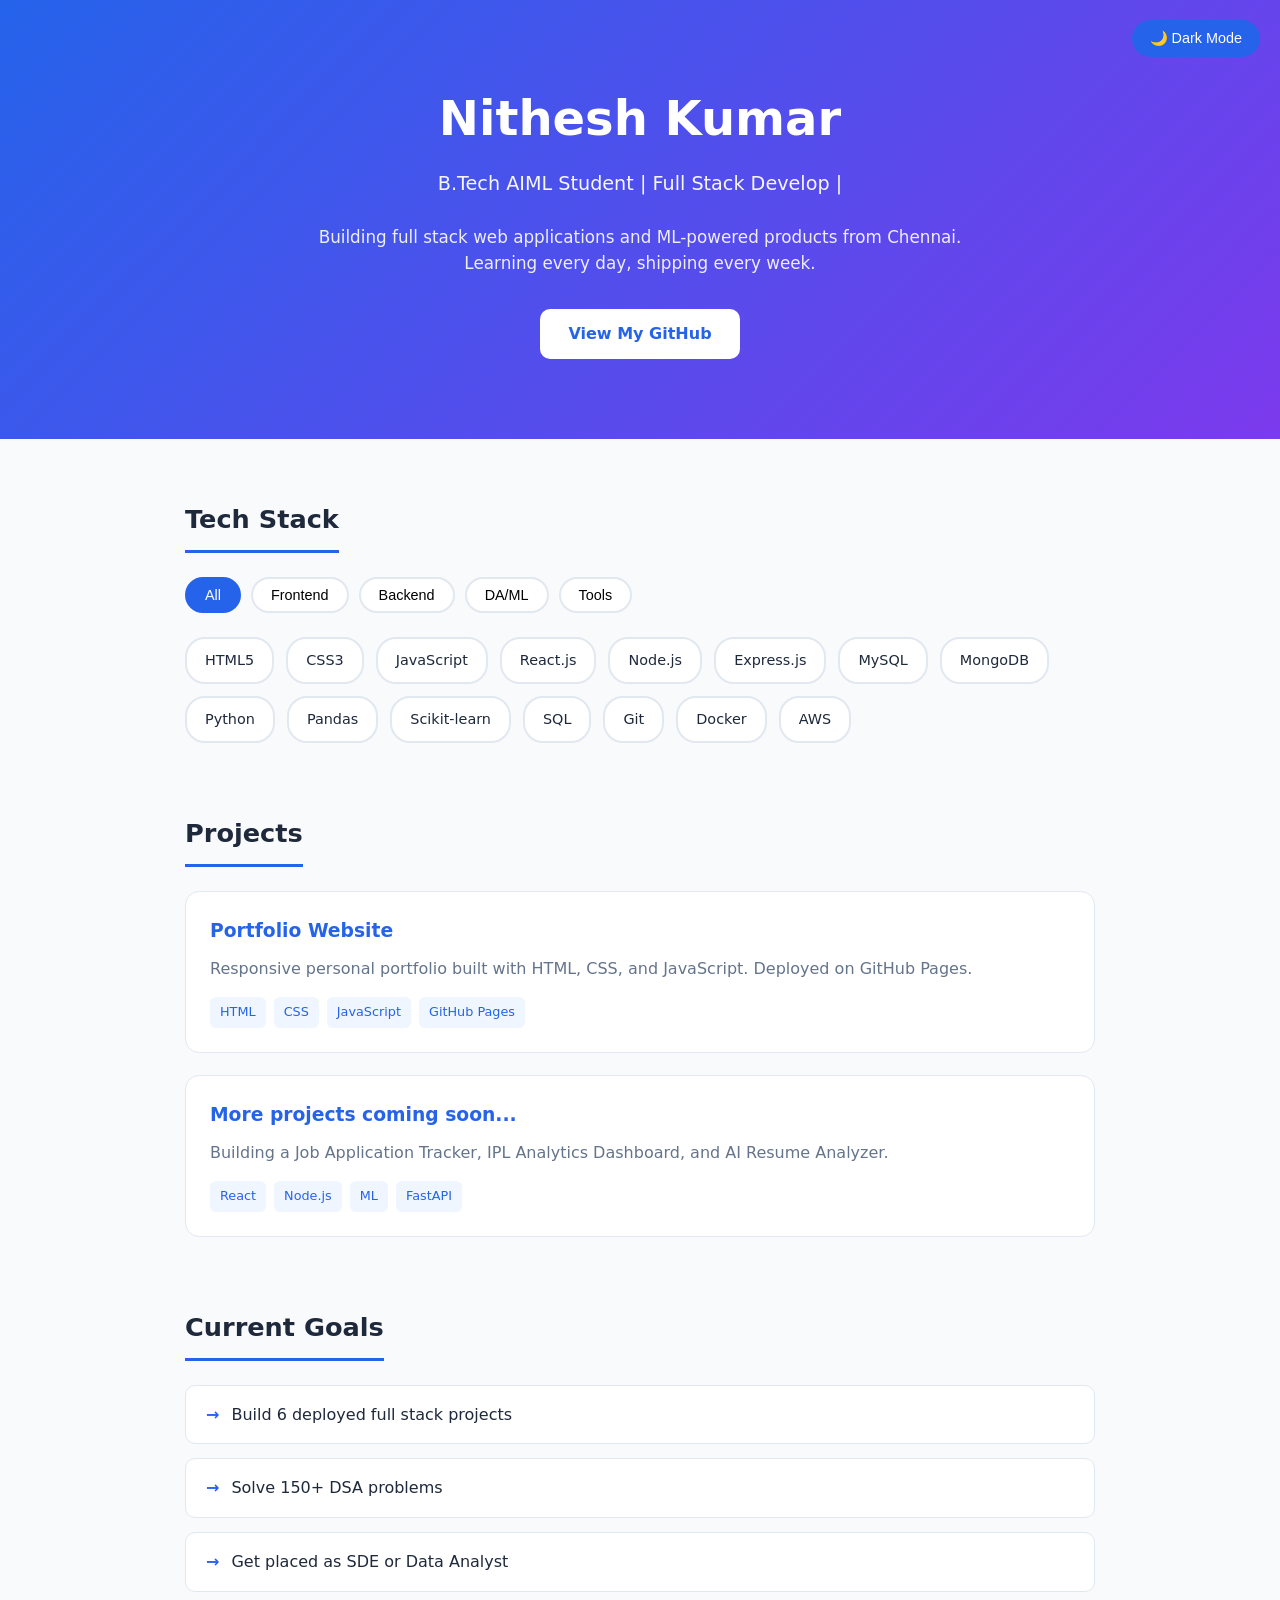
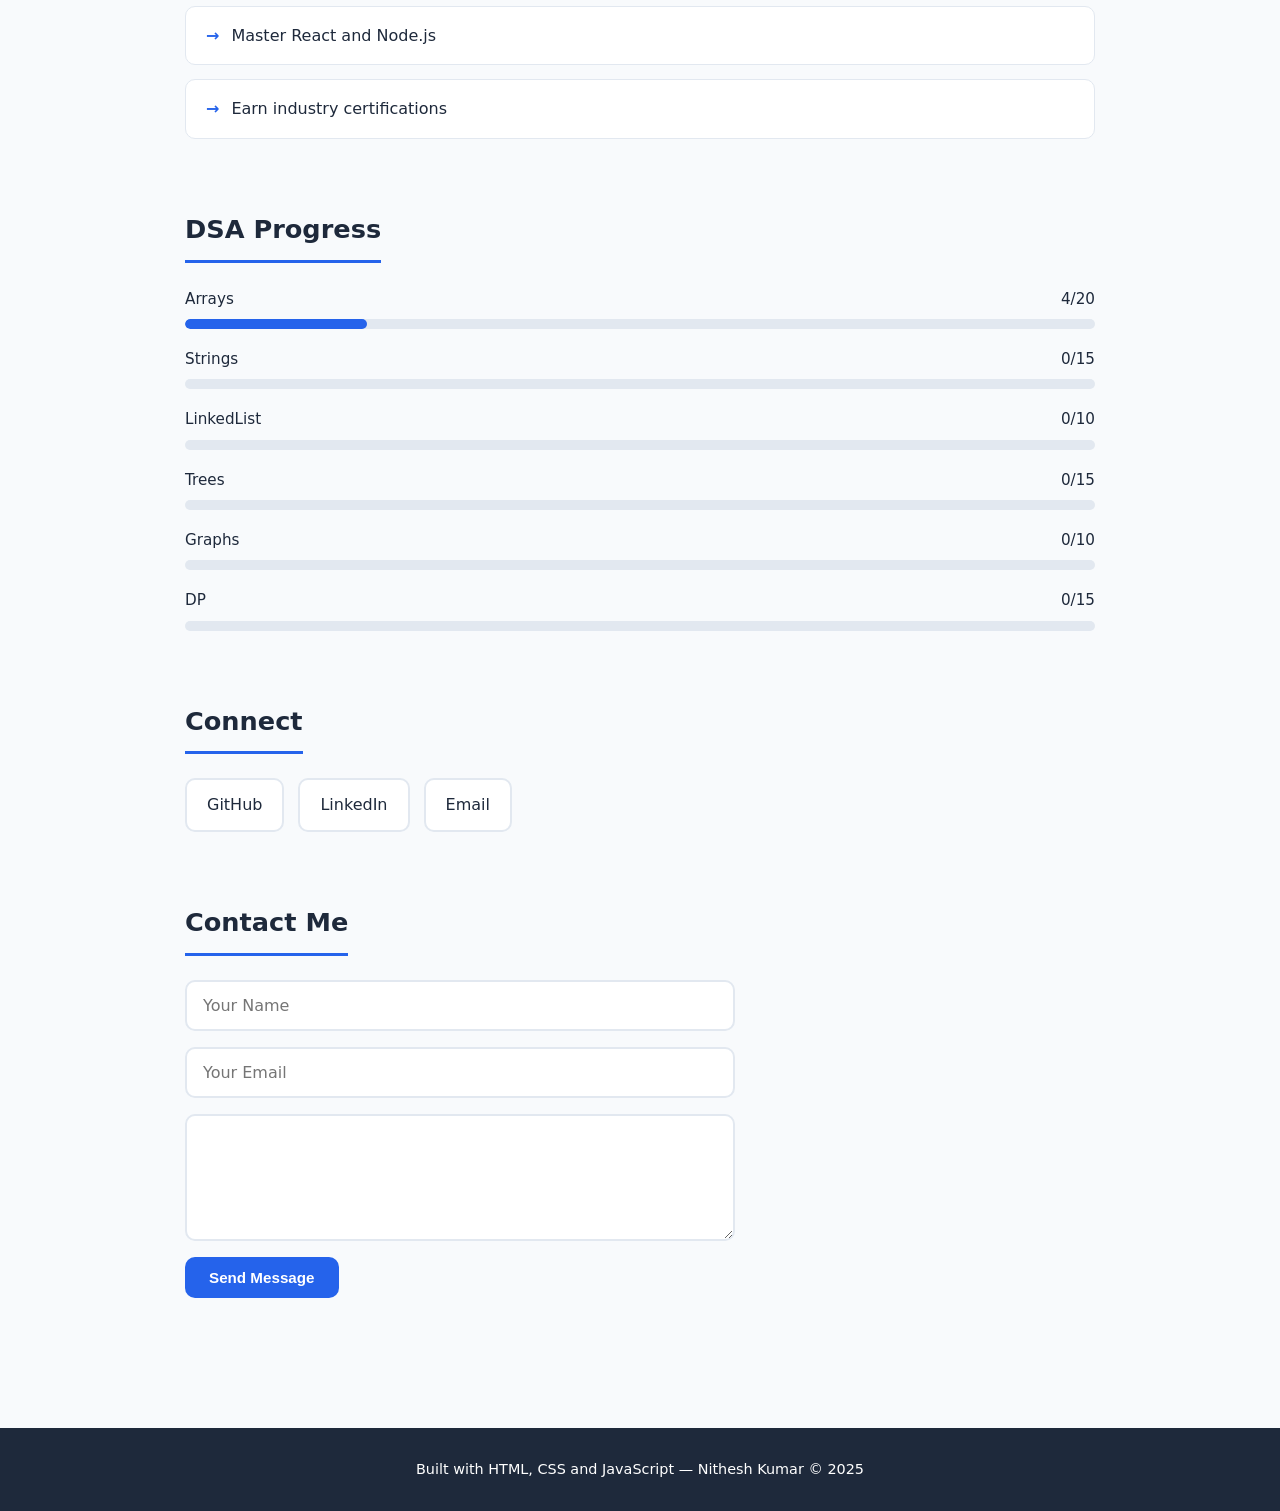
<file: index.html>
<!DOCTYPE html>
<html lang="en">

<head>
    <meta charset="UTF-8" />
    <meta name="viewport" content="width=device-width, initial-scale=1.0" />

    <title>Nithesh Kumar — AIML Developer</title>

    <link rel="stylesheet" href="style.css" />

    <script src="script.js" defer></script>
</head>

<body>

    <!-- DARK MODE BUTTON -->
    <button id="dark-toggle" class="dark-btn">
        🌙 Dark Mode
    </button>

    <!-- HERO -->
    <div class="hero">

        <h1>Nithesh Kumar</h1>

        <h2>
            B.Tech AIML Student |
            <span id="typing-text" class="typing"></span>
            <span class="cursor">|</span>
        </h2>

        <p>
            Building full stack web applications and ML-powered products
            from Chennai. Learning every day, shipping every week.
        </p>

        <a href="https://github.com/NitheshKumar-S" class="btn">
            View My GitHub
        </a>

    </div>

    <!-- MAIN CONTAINER -->
    <div class="container">

        <!-- TECH STACK -->
        <div class="section">

            <h2 class="section-title">Tech Stack</h2>

            <!-- FILTER BUTTONS -->
            <div class="filter-buttons">

                <button class="filter-btn active"
                        data-filter="all">
                    All
                </button>

                <button class="filter-btn"
                        data-filter="frontend">
                    Frontend
                </button>

                <button class="filter-btn"
                        data-filter="backend">
                    Backend
                </button>

                <button class="filter-btn"
                        data-filter="data">
                    DA/ML
                </button>

                <button class="filter-btn"
                        data-filter="tools">
                    Tools
                </button>

            </div>

            <!-- SKILLS -->
            <div id="skills-container"
                 class="skills-grid">
            </div>

        </div>

        <!-- PROJECTS -->
        <div class="section">

            <h2 class="section-title">Projects</h2>

            <div class="projects-grid">

                <div class="project-card">

                    <h3>Portfolio Website</h3>

                    <p>
                        Responsive personal portfolio built
                        with HTML, CSS, and JavaScript.
                        Deployed on GitHub Pages.
                    </p>

                    <div class="project-tags">

                        <span class="tag">HTML</span>
                        <span class="tag">CSS</span>
                        <span class="tag">JavaScript</span>
                        <span class="tag">GitHub Pages</span>

                    </div>

                </div>

                <div class="project-card">

                    <h3>More projects coming soon...</h3>

                    <p>
                        Building a Job Application Tracker,
                        IPL Analytics Dashboard, and
                        AI Resume Analyzer.
                    </p>

                    <div class="project-tags">

                        <span class="tag">React</span>
                        <span class="tag">Node.js</span>
                        <span class="tag">ML</span>
                        <span class="tag">FastAPI</span>

                    </div>

                </div>

            </div>

        </div>

        <!-- GOALS -->
        <div class="section">

            <h2 class="section-title">Current Goals</h2>

            <ul class="goals-list">

                <li>Build 6 deployed full stack projects</li>

                <li>Solve 150+ DSA problems</li>

                <li>Get placed as SDE or Data Analyst</li>

                <li>Master React and Node.js</li>

                <li>Earn industry certifications</li>

            </ul>

        </div>

        <!-- DSA PROGRESS -->
        <div class="section">

            <h2 class="section-title">DSA Progress</h2>

            <div id="progress-container"></div>

        </div>

        <!-- CONTACT -->
        <div class="section">

            <h2 class="section-title">Connect</h2>

            <div class="contact-links">

                <a href="https://github.com/NitheshKumar-S"
                   class="contact-link">
                    GitHub
                </a>

                <a href="https://linkedin.com/in/nithesh-kumar-80517029b"
                   class="contact-link">
                    LinkedIn
                </a>

                <a href="mailto:nitheshkumarnks@gmail.com"
                   class="contact-link">
                    Email
                </a>

            </div>

        </div>

        <!-- CONTACT FORM -->
        <div class="section">

            <h2 class="section-title">Contact Me</h2>

            <form id="contact-form">

                <input type="text"
                       id="name"
                       placeholder="Your Name"
                       required />

                <input type="email"
                       id="email"
                       placeholder="Your Email"
                       required />

                <textarea id="message"
                          rows="5"
                          placeholder="Your message..."
                          required>
                </textarea>

                <button type="submit">
                    Send Message
                </button>

            </form>

        </div>

    </div>

    <!-- FOOTER -->
    <footer>
        <p>
            Built with HTML, CSS and JavaScript —
            Nithesh Kumar © 2025
        </p>
    </footer>

</body>

</html>
</file>
<file: style.css>
/* ========================
   RESET + BASE STYLES
======================== */

* {
    margin: 0;
    padding: 0;
    box-sizing: border-box;
}

:root {

    --primary: #2563eb;
    --primary-dark: #1d4ed8;

    --secondary: #7c3aed;

    --text-dark: #1e293b;
    --text-light: #64748b;

    --bg: #f8fafc;

    --white: #ffffff;

    --border: #e2e8f0;

    --success: #10b981;
}

html {
    scroll-behavior: smooth;
}

body {

    font-family: "Segoe UI", system-ui, sans-serif;

    background: var(--bg);

    color: var(--text-dark);

    line-height: 1.6;

    transition:
        background 0.3s ease,
        color 0.3s ease;
}

/* ========================
   HERO SECTION
======================== */

.hero {

    background:
        linear-gradient(
            135deg,
            var(--primary),
            var(--secondary)
        );

    color: white;

    text-align: center;

    padding: 80px 20px;
}

.hero h1 {

    font-size: 3rem;

    margin-bottom: 12px;

    font-weight: 700;
}

.hero h2 {

    font-size: 1.2rem;

    font-weight: 400;

    margin-bottom: 24px;

    opacity: 0.95;
}

.hero p {

    max-width: 650px;

    margin: 0 auto 32px;

    opacity: 0.9;

    font-size: 1.05rem;
}

.btn {

    display: inline-block;

    padding: 12px 28px;

    background: white;

    color: var(--primary);

    text-decoration: none;

    border-radius: 10px;

    font-weight: 600;

    transition: all 0.3s ease;
}

.btn:hover {

    transform: translateY(-2px);

    box-shadow:
        0 8px 20px rgba(0,0,0,0.15);
}

/* ========================
   MAIN CONTAINER
======================== */

.container {

    max-width: 950px;

    margin: 0 auto;

    padding: 60px 20px;
}

/* ========================
   SECTION STYLES
======================== */

.section {

    margin-bottom: 70px;

    opacity: 0;

    transform: translateY(20px);

    transition:
        opacity 0.5s ease,
        transform 0.5s ease;
}

.section.visible {

    opacity: 1;

    transform: translateY(0);
}

.section-title {

    font-size: 1.6rem;

    margin-bottom: 24px;

    padding-bottom: 10px;

    display: inline-block;

    border-bottom: 3px solid var(--primary);
}

/* ========================
   FILTER BUTTONS
======================== */

.filter-buttons {

    display: flex;

    flex-wrap: wrap;

    gap: 10px;

    margin-bottom: 24px;
}

.filter-btn {

    padding: 8px 18px;

    border-radius: 20px;

    border: 2px solid var(--border);

    background: white;

    cursor: pointer;

    font-size: 0.9rem;

    font-weight: 500;

    transition: all 0.3s ease;
}

.filter-btn:hover,
.filter-btn.active {

    background: var(--primary);

    color: white;

    border-color: var(--primary);
}

/* ========================
   SKILLS GRID
======================== */

.skills-grid {

    display: flex;

    flex-wrap: wrap;

    gap: 12px;
}

.skill-tag {

    background: white;

    border: 2px solid var(--border);

    padding: 10px 18px;

    border-radius: 20px;

    font-size: 0.9rem;

    font-weight: 500;

    transition: all 0.3s ease;
}

.skill-tag:hover {

    transform: translateY(-2px);

    border-color: var(--primary);

    color: var(--primary);
}

/* ========================
   PROJECTS
======================== */

.projects-grid {

    display: flex;

    flex-direction: column;

    gap: 22px;
}

.project-card {

    background: white;

    border: 1px solid var(--border);

    border-radius: 14px;

    padding: 24px;

    transition: all 0.3s ease;
}

.project-card:hover {

    transform: translateY(-3px);

    box-shadow:
        0 10px 25px rgba(0,0,0,0.08);
}

.project-card h3 {

    color: var(--primary);

    margin-bottom: 10px;
}

.project-card p {

    color: var(--text-light);

    margin-bottom: 16px;
}

.project-tags {

    display: flex;

    flex-wrap: wrap;

    gap: 8px;
}

.tag {

    background: #eff6ff;

    color: var(--primary);

    padding: 5px 10px;

    border-radius: 6px;

    font-size: 0.8rem;

    font-weight: 500;
}

/* ========================
   GOALS
======================== */

.goals-list {

    list-style: none;

    display: flex;

    flex-direction: column;

    gap: 14px;
}

.goals-list li {

    background: white;

    border: 1px solid var(--border);

    padding: 16px 20px;

    border-radius: 10px;

    display: flex;

    align-items: center;

    gap: 12px;
}

.goals-list li::before {

    content: "→";

    color: var(--primary);

    font-weight: bold;
}

/* ========================
   CONTACT LINKS
======================== */

.contact-links {

    display: flex;

    flex-wrap: wrap;

    gap: 14px;
}

.contact-link {

    text-decoration: none;

    background: white;

    border: 2px solid var(--border);

    color: var(--text-dark);

    padding: 12px 20px;

    border-radius: 10px;

    font-weight: 500;

    transition: all 0.3s ease;
}

.contact-link:hover {

    border-color: var(--primary);

    color: var(--primary);
}

/* ========================
   PROGRESS BARS
======================== */

.progress-item {

    margin-bottom: 18px;
}

.progress-header {

    display: flex;

    justify-content: space-between;

    margin-bottom: 8px;

    font-size: 0.95rem;

    font-weight: 500;
}

.progress-bar {

    height: 10px;

    background: var(--border);

    border-radius: 20px;

    overflow: hidden;
}

.progress-fill {

    height: 100%;

    background: var(--primary);

    border-radius: 20px;

    transition: width 1s ease;
}

/* ========================
   CONTACT FORM
======================== */

#contact-form {

    display: flex;

    flex-direction: column;

    gap: 16px;

    max-width: 550px;
}

#contact-form input,
#contact-form textarea {

    padding: 14px 16px;

    border-radius: 10px;

    border: 2px solid var(--border);

    font-size: 1rem;

    outline: none;

    transition: border-color 0.3s ease;

    font-family: inherit;
}

#contact-form input:focus,
#contact-form textarea:focus {

    border-color: var(--primary);
}

#contact-form button {

    width: fit-content;

    padding: 12px 24px;

    border: none;

    border-radius: 10px;

    background: var(--primary);

    color: white;

    font-size: 0.95rem;

    font-weight: 600;

    cursor: pointer;

    transition: background 0.3s ease;
}

#contact-form button:hover {

    background: var(--primary-dark);
}

/* ========================
   DARK MODE BUTTON
======================== */

.dark-btn {

    position: fixed;

    top: 20px;

    right: 20px;

    z-index: 1000;

    border: none;

    border-radius: 20px;

    padding: 10px 18px;

    cursor: pointer;

    background: var(--primary);

    color: white;

    font-size: 0.9rem;

    font-weight: 500;
}

/* ========================
   ALERTS
======================== */

.alert {

    position: fixed;

    bottom: 30px;

    right: 30px;

    padding: 14px 24px;

    border-radius: 10px;

    color: white;

    font-weight: 500;

    z-index: 9999;

    animation: slideIn 0.3s ease;
}

.alert-success {
    background: #10b981;
}

.alert-error {
    background: #ef4444;
}

@keyframes slideIn {

    from {
        transform: translateX(100px);
        opacity: 0;
    }

    to {
        transform: translateX(0);
        opacity: 1;
    }
}

/* ========================
   TYPING EFFECT
======================== */

.typing {
    color: white;
}

.cursor {

    animation: blink 1s infinite;
}

@keyframes blink {

    0%, 100% {
        opacity: 1;
    }

    50% {
        opacity: 0;
    }
}

/* ========================
   FOOTER
======================== */

footer {

    background: var(--text-dark);

    color: white;

    text-align: center;

    padding: 30px 20px;

    font-size: 0.9rem;
}

/* ========================
   DARK MODE
======================== */

body.dark {

    background: #0f172a;

    color: #e2e8f0;
}

body.dark .section-title {

    color: white;
}

body.dark .project-card,
body.dark .skill-tag,
body.dark .contact-link,
body.dark .goals-list li,
body.dark .filter-btn,
body.dark #contact-form input,
body.dark #contact-form textarea {

    background: #1e293b;

    border-color: #334155;

    color: #e2e8f0;
}

body.dark .project-card p {

    color: #cbd5e1;
}

body.dark .tag {

    background: #1e40af;

    color: #dbeafe;
}

body.dark .progress-bar {

    background: #334155;
}

body.dark footer {

    background: #020617;
}

body.dark .dark-btn {

    background: white;

    color: #0f172a;
}

/* ========================
   RESPONSIVE DESIGN
======================== */

@media (max-width: 768px) {

    .hero h1 {
        font-size: 2.2rem;
    }

    .hero h2 {
        font-size: 1rem;
    }

    .section-title {
        font-size: 1.3rem;
    }

    .contact-links {
        flex-direction: column;
    }

    .dark-btn {

        top: 10px;

        right: 10px;
    }
}
</file>
